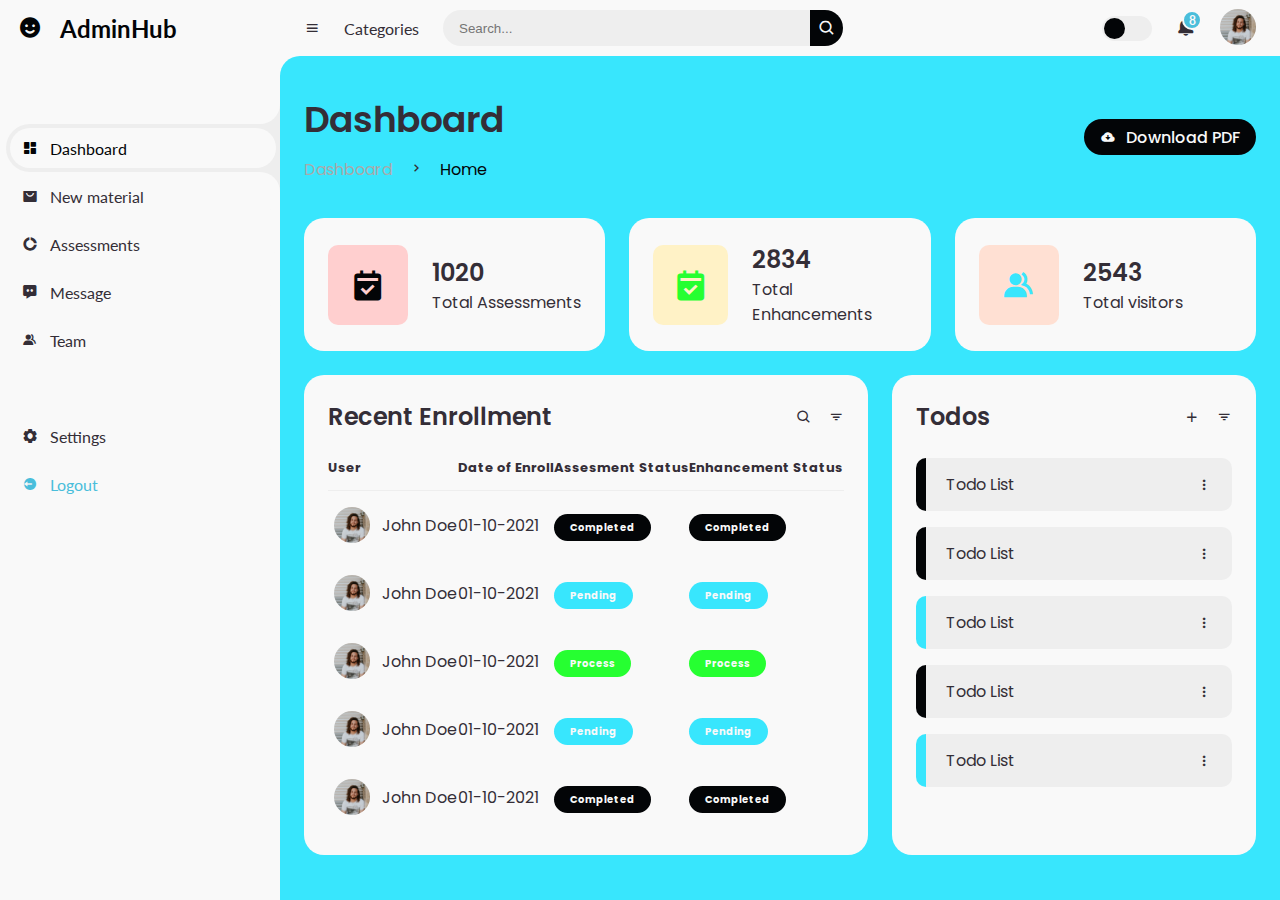
<file: index.html>
<!DOCTYPE html>
<html lang="en">
<head>
	<meta charset="UTF-8">
	<meta name="viewport" content="width=device-width, initial-scale=1.0">

	<!-- Boxicons -->
	<link href='https://unpkg.com/boxicons@2.0.9/css/boxicons.min.css' rel='stylesheet'>
	<!-- My CSS -->
	<link rel="stylesheet" href="style.css">

	<title>AdminHub</title>
</head>
<body>


	<!-- SIDEBAR -->
	<section id="sidebar">
		<a href="#" class="brand">
			<i class='bx bxs-smile'></i>
			<span class="text">AdminHub</span>
		</a>
		<ul class="side-menu top">
			<li class="active">
				<a href="#">
					<i class='bx bxs-dashboard' ></i>
					<span class="text">Dashboard</span>
				</a>
			</li>
			<li>
				<a href="#">
					<i class='bx bxs-shopping-bag-alt' ></i>
					<span class="text"></span>New material</span>
				</a>
			</li>
			<li>
				<a href="#">
					<i class='bx bxs-doughnut-chart' ></i>
					<span class="text">Assessments</span>
				</a>
			</li>
			<li>
				<a href="#">
					<i class='bx bxs-message-dots' ></i>
					<span class="text">Message</span>
				</a>
			</li>
			<li>
				<a href="#">
					<i class='bx bxs-group' ></i>
					<span class="text">Team</span>
				</a>
			</li>
		</ul>
		<ul class="side-menu">
			<li>
				<a href="#">
					<i class='bx bxs-cog' ></i>
					<span class="text">Settings</span>
				</a>
			</li>
			<li>
				<a href="#" class="logout">
					<i class='bx bxs-log-out-circle' ></i>
					<span class="text">Logout</span>
				</a>
			</li>
		</ul>
	</section>
	<!-- SIDEBAR -->



	<!-- CONTENT -->
	<section id="content">
		<!-- NAVBAR -->
		<nav>
			<i class='bx bx-menu' ></i>
			<a href="#" class="nav-link">Categories</a>
			<form action="#">
				<div class="form-input">
					<input type="search" placeholder="Search...">
					<button type="submit" class="search-btn"><i class='bx bx-search' ></i></button>
				</div>
			</form>
			<input type="checkbox" id="switch-mode" hidden>
			<label for="switch-mode" class="switch-mode"></label>
			<a href="#" class="notification">
				<i class='bx bxs-bell' ></i>
				<span class="num">8</span>
			</a>
			<a href="#" class="profile">
				<img src="people.png">
			</a>
		</nav>
		<!-- NAVBAR -->

		<!-- MAIN -->
		<main>
			<div class="head-title">
				<div class="left">
					<h1>Dashboard</h1>
					<ul class="breadcrumb">
						<li>
							<a href="#">Dashboard</a>
						</li>
						<li><i class='bx bx-chevron-right' ></i></li>
						<li>
							<a class="active" href="#">Home</a>
						</li>
					</ul>
				</div>
				<a href="#" class="btn-download">
					<i class='bx bxs-cloud-download' ></i>
					<span class="text">Download PDF</span>
				</a>
			</div>

			<ul class="box-info">
				<li>
					<i class='bx bxs-calendar-check' ></i>
					<span class="text">
						<h3>1020</h3>
						<p>Total Assessments</p>
					</span>
				</li>
				<li>
					<i class='bx bxs-calendar-check' ></i>
					<span class="text">
						<h3>2834</h3>
						<p>Total Enhancements</p>
					</span>
				</li>
				<li>
					<i class='bx bxs-group' ></i>
					<span class="text">
						<h3>2543</h3>
						<p>Total visitors</p>
					</span>
				</li>
			</ul>


			<div class="table-data">
				<div class="order">
					<div class="head">
						<h3>Recent Enrollment</h3>
						<i class='bx bx-search' ></i>
						<i class='bx bx-filter' ></i>
					</div>
					<table>
						<thead>
							<tr>
								<th>User</th>
								<th>Date of Enroll</th>
								<th>Assesment Status</th>
								<th>Enhancement Status</th>
							</tr>
						</thead>
						<tbody>
							<tr>
								<td>
									<img src="people.png">
									<p>John Doe</p>
								</td>
								<td>01-10-2021</td>
								<td><span class="status completed">Completed</span></td>
								<td><span class="status completed">Completed</span></td>
							</tr>
							<tr>
								<td>
									<img src="people.png">
									<p>John Doe</p>
								</td>
								<td>01-10-2021</td>
								<td><span class="status pending">Pending</span></td>
								<td><span class="status pending">Pending</span></td>
							</tr>
							<tr>
								<td>
									<img src="people.png">
									<p>John Doe</p>
								</td>
								<td>01-10-2021</td>
								<td><span class="status process">Process</span></td>
								<td><span class="status process">Process</span></td>
							</tr>
							<tr>
								<td>
									<img src="people.png">
									<p>John Doe</p>
								</td>
								<td>01-10-2021</td>
								<td><span class="status pending">Pending</span></td>
								<td><span class="status pending">Pending</span></td>
							</tr>
							<tr>
								<td>
									<img src="people.png">
									<p>John Doe</p>
								</td>
								<td>01-10-2021</td>
								<td><span class="status completed">Completed</span></td>
								<td><span class="status completed">Completed</span></td>
								

							</tr>
						</tbody>
					</table>
				</div>
				<div class="todo">
					<div class="head">
						<h3>Todos</h3>
						<i class='bx bx-plus' ></i>
						<i class='bx bx-filter' ></i>
					</div>
					<ul class="todo-list">
						<li class="completed">
							<p>Todo List</p>
							<i class='bx bx-dots-vertical-rounded' ></i>
						</li>
						<li class="completed">
							<p>Todo List</p>
							<i class='bx bx-dots-vertical-rounded' ></i>
						</li>
						<li class="not-completed">
							<p>Todo List</p>
							<i class='bx bx-dots-vertical-rounded' ></i>
						</li>
						<li class="completed">
							<p>Todo List</p>
							<i class='bx bx-dots-vertical-rounded' ></i>
						</li>
						<li class="not-completed">
							<p>Todo List</p>
							<i class='bx bx-dots-vertical-rounded' ></i>
						</li>
					</ul>
				</div>
			</div>
		</main>
		<!-- MAIN -->
	</section>
	<!-- CONTENT -->
	

	<script src="script.js"></script>
</body>
</html>
</file>
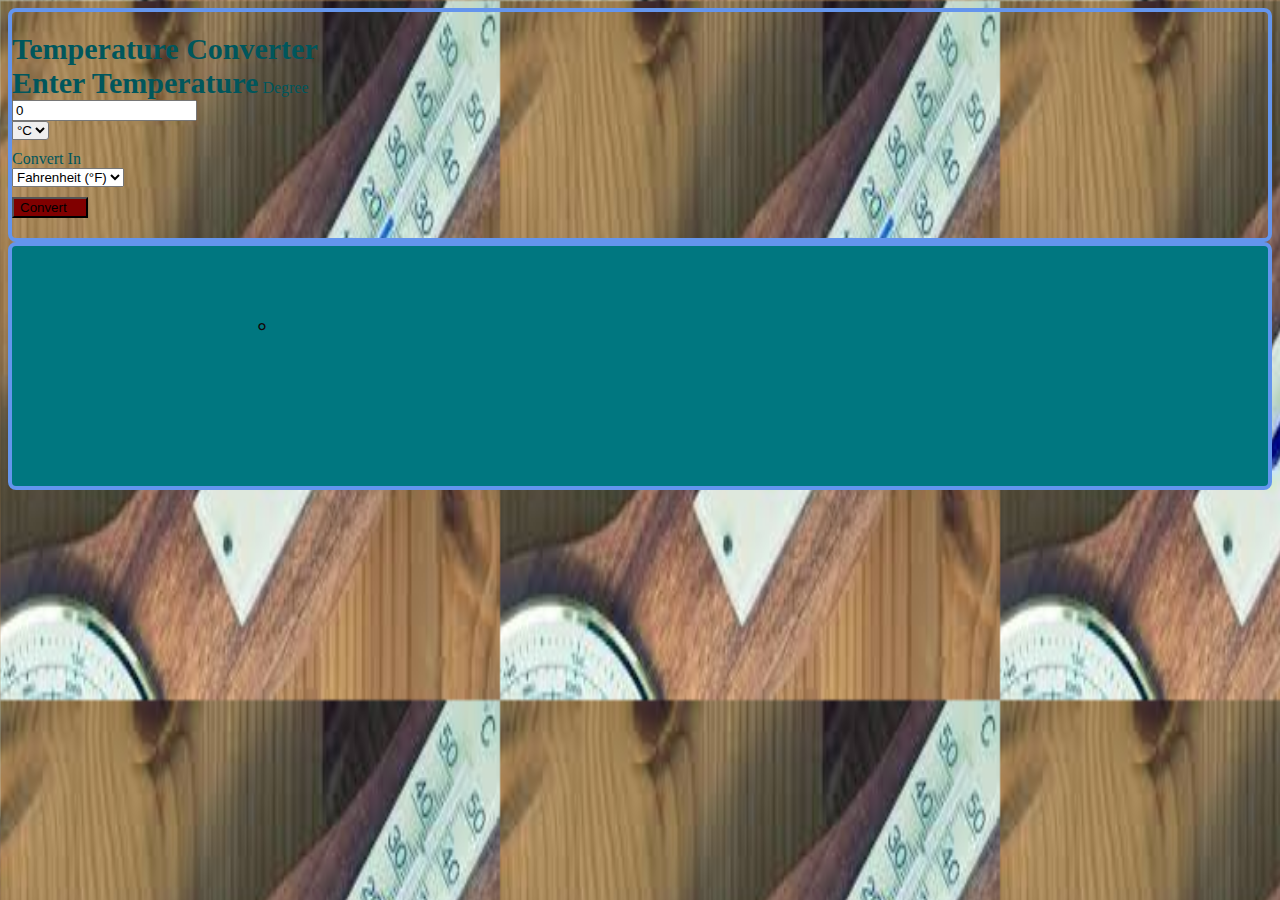
<file: tc/index.html>
<!DOCTYPE html>
<html lang="en">
  <head>
    <meta charset="UTF-8" />
    <meta http-equiv="X-UA-Compatible" content="IE=edge" />
    <meta name="viewport" content="width=device-width, initial-scale=1.0" />
    <title>Convert Temperature</title>
    <link rel="icon" type="image/png" href="./assets/icon.png" />
    <link
      rel="stylesheet"
      href="https://cdnjs.cloudflare.com/ajax/libs/font-awesome/4.7.0/css/font-awesome.min.css"
    />

    
    <link
      rel="stylesheet"
      href="https://cdn.jsdelivr.net/npm/bootstrap@4.6.0/dist/css/bootstrap.min.css"
      integrity="sha384-B0vP5xmATw1+K9KRQjQERJvTumQW0nPEzvF6L/Z6nronJ3oUOFUFpCjEUQouq2+l"
      crossorigin="anonymous"
    />

   
    <link rel="stylesheet" href="style.css" />
  </head>

  <body class="d-flex justify-content-center align-items-center min-vh-100">
    <div class="container">
      <div class="row">
        <div class="card-group col-12 col-md-10 offset-md-1 my-md-auto">
          <div class="card inputSection col-12 col-md-6">
            <div class="card-body">
              <form>
                <span class="card-title d-block"> Temperature Converter</span>
                <div class="row px-3">
                
                  <div class="col-12 col-md-11 px-4">
                    
                    <span class="card-title d-block">Enter Temperature</span>
                    <label for="degreeInput" class="py-sm-2">Degree</label>
                    <div class="input-group">
                      <input
                        type="number"
                        class="form-control"
                        id="inputDegree"
                        name="inputDegree"
                        placeholder="Enter Degree"
                        value="0"
                      />
                      <div class="input-group-append">
                        <select class="form-control" id="selectInputDegreeType">
                          <option value="C" selected>&deg;C</option>
                          <option value="F">&deg;F</option>
                          <option value="K">K</option>
                        </select>
                      </div>
                    </div>
                    <label for="selectConversionType" class="py-sm-2"
                      >Convert In</label
                    >
                    <div class="input-group d-inline-block">
                      <div class="input-group-append">
                        <select class="form-control" id="selectConversionType">
                          <option value="F" selected>
                            Fahrenheit (&deg;F)
                          </option>
                          <option value="C">Celcius (&deg;C)</option>
                          <option value="K">Kelvin (K)</option>
                        </select>
                      </div>
                    </div>
                    <button
                      type="submit"
                      class="convertBtn btn btn-lg col-12 col-md-6 offset-md-3 mt-4 rounded-pill d-flex justify-content-center align-items-center text-white"
                    >
                      Convert&emsp;
                    </button>
                  </div>
                </div>
              </form>
            </div>
          </div>
          <div class="card resultSection col-12 col-md-6">
            <div
              class="card-body d-flex justify-content-center align-items-center"
            >
              <div id="resultValueSection">
                <div id="convertedDegree"></div>
                <h3 id="degree">&deg;</h3>
                <h3 id="convertedUnit"></h3>
              </div>
            </div>
          </div>
        </div>
      </div>
    </div>

    <!-- -----------------------------JQuery Plugins------------------------------------------ -->
    <script
      src="https://code.jquery.com/jquery-3.5.1.slim.min.js"
      integrity="sha384-DfXdz2htPH0lsSSs5nCTpuj/zy4C+OGpamoFVy38MVBnE+IbbVYUew+OrCXaRkfj"
      crossorigin="anonymous"
    ></script>
    <script
      src="https://cdn.jsdelivr.net/npm/bootstrap@4.6.0/dist/js/bootstrap.bundle.min.js"
      integrity="sha384-Piv4xVNRyMGpqkS2by6br4gNJ7DXjqk09RmUpJ8jgGtD7zP9yug3goQfGII0yAns"
      crossorigin="anonymous"
    ></script>

    <!-- -------------------------------Custom JS Script---------------------------------------- -->
    <script src="script.js"></script>
  </body>
</html>
</file>
<file: style.css>
@import url('https://fonts.googleapis.com/css2?family=Lato:wght@400;700&family=Poppins:wght@400;500;600;700&display=swap');

* {
	margin: 0;
	padding: 0;
	box-sizing: border-box;
}

a {
	text-decoration: none;
}

li {
	list-style: none;
}

:root {
	--poppins: 'Poppins', sans-serif;
	--lato: 'Lato', sans-serif;

	--light: #f9f9f9;
	--blue: #030507;
	--light-blue: #ffcfcf;
	--grey: #eee;
	--dark-grey: #AAAAAA;
	--dark: #342E37;
	--red: #4abedb;
	--yellow: #26ff31;
	--light-yellow: #FFF2C6;
	--orange: #38e6fd;
	--light-orange: #FFE0D3;
}

html {
	overflow-x: hidden;
}

body.dark {
	--light: #0C0C1E;
	--grey: #060714;
	--dark: #FBFBFB;
}

body {
	background: var(--orange);
	overflow-x: hidden;
}





/* SIDEBAR */
#sidebar {
	position: fixed;
	top: 0;
	left: 0;
	width: 280px;
	height: 100%;
	background: var(--light);
	z-index: 2000;
	font-family: var(--lato);
	transition: .3s ease;
	overflow-x: hidden;
	scrollbar-width: none;
}
#sidebar::--webkit-scrollbar {
	display: none;
}
#sidebar.hide {
	width: 60px;
}
#sidebar .brand {
	font-size: 24px;
	font-weight: 700;
	height: 56px;
	display: flex;
	align-items: center;
	color: var(--blue);
	position: sticky;
	top: 0;
	left: 0;
	background: var(--light);
	z-index: 500;
	padding-bottom: 20px;
	box-sizing: content-box;
}
#sidebar .brand .bx {
	min-width: 60px;
	display: flex;
	justify-content: center;
}
#sidebar .side-menu {
	width: 100%;
	margin-top: 48px;
}
#sidebar .side-menu li {
	height: 48px;
	background: transparent;
	margin-left: 6px;
	border-radius: 48px 0 0 48px;
	padding: 4px;
}
#sidebar .side-menu li.active {
	background: var(--grey);
	position: relative;
}
#sidebar .side-menu li.active::before {
	content: '';
	position: absolute;
	width: 40px;
	height: 40px;
	border-radius: 50%;
	top: -40px;
	right: 0;
	box-shadow: 20px 20px 0 var(--grey);
	z-index: -1;
}
#sidebar .side-menu li.active::after {
	content: '';
	position: absolute;
	width: 40px;
	height: 40px;
	border-radius: 50%;
	bottom: -40px;
	right: 0;
	box-shadow: 20px -20px 0 var(--grey);
	z-index: -1;
}
#sidebar .side-menu li a {
	width: 100%;
	height: 100%;
	background: var(--light);
	display: flex;
	align-items: center;
	border-radius: 48px;
	font-size: 16px;
	color: var(--dark);
	white-space: nowrap;
	overflow-x: hidden;
}
#sidebar .side-menu.top li.active a {
	color: var(--blue);
}
#sidebar.hide .side-menu li a {
	width: calc(48px - (4px * 2));
	transition: width .3s ease;
}
#sidebar .side-menu li a.logout {
	color: var(--red);
}
#sidebar .side-menu.top li a:hover {
	color: var(--blue);
}
#sidebar .side-menu li a .bx {
	min-width: calc(60px  - ((4px + 6px) * 2));
	display: flex;
	justify-content: center;
}
/* SIDEBAR */





/* CONTENT */
#content {
	position: relative;
	width: calc(100% - 280px);
	left: 280px;
	transition: .3s ease;
}
#sidebar.hide ~ #content {
	width: calc(100% - 60px);
	left: 60px;
}




/* NAVBAR */
#content nav {
	height: 56px;
	background: var(--light);
	padding: 0 24px;
	display: flex;
	align-items: center;
	grid-gap: 24px;
	font-family: var(--lato);
	position: sticky;
	top: 0;
	left: 0;
	z-index: 1000;
}
#content nav::before {
	content: '';
	position: absolute;
	width: 40px;
	height: 40px;
	bottom: -40px;
	left: 0;
	border-radius: 50%;
	box-shadow: -20px -20px 0 var(--light);
}
#content nav a {
	color: var(--dark);
}
#content nav .bx.bx-menu {
	cursor: pointer;
	color: var(--dark);
}
#content nav .nav-link {
	font-size: 16px;
	transition: .3s ease;
}
#content nav .nav-link:hover {
	color: var(--blue);
}
#content nav form {
	max-width: 400px;
	width: 100%;
	margin-right: auto;
}
#content nav form .form-input {
	display: flex;
	align-items: center;
	height: 36px;
}
#content nav form .form-input input {
	flex-grow: 1;
	padding: 0 16px;
	height: 100%;
	border: none;
	background: var(--grey);
	border-radius: 36px 0 0 36px;
	outline: none;
	width: 100%;
	color: var(--dark);
}
#content nav form .form-input button {
	width: 36px;
	height: 100%;
	display: flex;
	justify-content: center;
	align-items: center;
	background: var(--blue);
	color: var(--light);
	font-size: 18px;
	border: none;
	outline: none;
	border-radius: 0 36px 36px 0;
	cursor: pointer;
}
#content nav .notification {
	font-size: 20px;
	position: relative;
}
#content nav .notification .num {
	position: absolute;
	top: -6px;
	right: -6px;
	width: 20px;
	height: 20px;
	border-radius: 50%;
	border: 2px solid var(--light);
	background: var(--red);
	color: var(--light);
	font-weight: 700;
	font-size: 12px;
	display: flex;
	justify-content: center;
	align-items: center;
}
#content nav .profile img {
	width: 36px;
	height: 36px;
	object-fit: cover;
	border-radius: 50%;
}
#content nav .switch-mode {
	display: block;
	min-width: 50px;
	height: 25px;
	border-radius: 25px;
	background: var(--grey);
	cursor: pointer;
	position: relative;
}
#content nav .switch-mode::before {
	content: '';
	position: absolute;
	top: 2px;
	left: 2px;
	bottom: 2px;
	width: calc(25px - 4px);
	background: var(--blue);
	border-radius: 50%;
	transition: all .3s ease;
}
#content nav #switch-mode:checked + .switch-mode::before {
	left: calc(100% - (25px - 4px) - 2px);
}
/* NAVBAR */





/* MAIN */
#content main {
	width: 100%;
	padding: 36px 24px;
	font-family: var(--poppins);
	max-height: calc(100vh - 56px);
	overflow-y: auto;
}
#content main .head-title {
	display: flex;
	align-items: center;
	justify-content: space-between;
	grid-gap: 16px;
	flex-wrap: wrap;
}
#content main .head-title .left h1 {
	font-size: 36px;
	font-weight: 600;
	margin-bottom: 10px;
	color: var(--dark);
}
#content main .head-title .left .breadcrumb {
	display: flex;
	align-items: center;
	grid-gap: 16px;
}
#content main .head-title .left .breadcrumb li {
	color: var(--dark);
}
#content main .head-title .left .breadcrumb li a {
	color: var(--dark-grey);
	pointer-events: none;
}
#content main .head-title .left .breadcrumb li a.active {
	color: var(--blue);
	pointer-events: unset;
}
#content main .head-title .btn-download {
	height: 36px;
	padding: 0 16px;
	border-radius: 36px;
	background: var(--blue);
	color: var(--light);
	display: flex;
	justify-content: center;
	align-items: center;
	grid-gap: 10px;
	font-weight: 500;
}




#content main .box-info {
	display: grid;
	grid-template-columns: repeat(auto-fit, minmax(240px, 1fr));
	grid-gap: 24px;
	margin-top: 36px;
}
#content main .box-info li {
	padding: 24px;
	background: var(--light);
	border-radius: 20px;
	display: flex;
	align-items: center;
	grid-gap: 24px;
}
#content main .box-info li .bx {
	width: 80px;
	height: 80px;
	border-radius: 10px;
	font-size: 36px;
	display: flex;
	justify-content: center;
	align-items: center;
}
#content main .box-info li:nth-child(1) .bx {
	background: var(--light-blue);
	color: var(--blue);
}
#content main .box-info li:nth-child(2) .bx {
	background: var(--light-yellow);
	color: var(--yellow);
}
#content main .box-info li:nth-child(3) .bx {
	background: var(--light-orange);
	color: var(--orange);
}
#content main .box-info li .text h3 {
	font-size: 24px;
	font-weight: 600;
	color: var(--dark);
}
#content main .box-info li .text p {
	color: var(--dark);	
}





#content main .table-data {
	display: flex;
	flex-wrap: wrap;
	grid-gap: 24px;
	margin-top: 24px;
	width: 100%;
	color: var(--dark);
}
#content main .table-data > div {
	border-radius: 20px;
	background: var(--light);
	padding: 24px;
	overflow-x: auto;
}
#content main .table-data .head {
	display: flex;
	align-items: center;
	grid-gap: 16px;
	margin-bottom: 24px;
}
#content main .table-data .head h3 {
	margin-right: auto;
	font-size: 24px;
	font-weight: 600;
}
#content main .table-data .head .bx {
	cursor: pointer;
}

#content main .table-data .order {
	flex-grow: 1;
	flex-basis: 500px;
}
#content main .table-data .order table {
	width: 100%;
	border-collapse: collapse;
}
#content main .table-data .order table th {
	padding-bottom: 12px;
	font-size: 13px;
	text-align: left;
	border-bottom: 1px solid var(--grey);
}
#content main .table-data .order table td {
	padding: 16px 0;
}
#content main .table-data .order table tr td:first-child {
	display: flex;
	align-items: center;
	grid-gap: 12px;
	padding-left: 6px;
}
#content main .table-data .order table td img {
	width: 36px;
	height: 36px;
	border-radius: 50%;
	object-fit: cover;
}
#content main .table-data .order table tbody tr:hover {
	background: var(--grey);
}
#content main .table-data .order table tr td .status {
	font-size: 10px;
	padding: 6px 16px;
	color: var(--light);
	border-radius: 20px;
	font-weight: 700;
}
#content main .table-data .order table tr td .status.completed {
	background: var(--blue);
}
#content main .table-data .order table tr td .status.process {
	background: var(--yellow);
}
#content main .table-data .order table tr td .status.pending {
	background: var(--orange);
}


#content main .table-data .todo {
	flex-grow: 1;
	flex-basis: 300px;
}
#content main .table-data .todo .todo-list {
	width: 100%;
}
#content main .table-data .todo .todo-list li {
	width: 100%;
	margin-bottom: 16px;
	background: var(--grey);
	border-radius: 10px;
	padding: 14px 20px;
	display: flex;
	justify-content: space-between;
	align-items: center;
}
#content main .table-data .todo .todo-list li .bx {
	cursor: pointer;
}
#content main .table-data .todo .todo-list li.completed {
	border-left: 10px solid var(--blue);
}
#content main .table-data .todo .todo-list li.not-completed {
	border-left: 10px solid var(--orange);
}
#content main .table-data .todo .todo-list li:last-child {
	margin-bottom: 0;
}
/* MAIN */
/* CONTENT */









@media screen and (max-width: 768px) {
	#sidebar {
		width: 200px;
	}

	#content {
		width: calc(100% - 60px);
		left: 200px;
	}

	#content nav .nav-link {
		display: none;
	}
}






@media screen and (max-width: 576px) {
	#content nav form .form-input input {
		display: none;
	}

	#content nav form .form-input button {
		width: auto;
		height: auto;
		background: transparent;
		border-radius: none;
		color: var(--dark);
	}

	#content nav form.show .form-input input {
		display: block;
		width: 100%;
	}
	#content nav form.show .form-input button {
		width: 36px;
		height: 100%;
		border-radius: 0 36px 36px 0;
		color: var(--light);
		background: var(--red);
	}

	#content nav form.show ~ .notification,
	#content nav form.show ~ .profile {
		display: none;
	}

	#content main .box-info {
		grid-template-columns: 1fr;
	}

	#content main .table-data .head {
		min-width: 420px;
	}
	#content main .table-data .order table {
		min-width: 420px;
	}
	#content main .table-data .todo .todo-list {
		min-width: 420px;
	}
}
</file>
<file: tc/style.css>
:root {
    --primary-color: #6495ED;
    --secondary-color: #00565C;
  }
  
  body {
    color: var(--secondary-color);
    background-image: url('temp.jpg');
    background-size: 500px 700px;
  }
  
  .card {
    padding: 20px 0px;
    border: 4px var(--primary-color) solid;
    border-radius: 8px;
  }
  
  /* Input Section */
  
  .card-title {
    font-size: 30px;
    padding: 20px 0px;
    font-weight: 600;
  }
  
  label {
    font-weight: 500;
  }
  
  select {
    margin-bottom: 10px;
  }
  
  #selectInputDegreeType {
    border-radius: 0px 3px 3px 0px;
  }
  
  
  .convertBtn {
    min-width: 10px;
    background-color: #800000;
  
  
  }
  
  .convertBtn:hover {
    transition: 0.5s;
    background-color: var(--secondary-color);
  }
  
  /* Result Section */
  
  #resultValueSection {
    display: flex;
    justify-content: center;
    align-items: center;
    max-width: 500px;
    height: 200px;
    word-wrap: normal;
    text-align: center;
    font-size-adjust: 0.58;
  
  }
  
  #convertedDegree {
    font-size: 65px;
    font-weight: 500;
    max-width: 500px;
  }
  
  #convertedUnit,
  #degree {
    padding-bottom: 70px;
  }
  
  .resultSection {
    background-color:#007780;
    color: rgb(19, 6, 6);
  }
  
  
  
  
  /* Mobile view  */
  @media only screen and (max-width: 500px) {
  
    body {
      display: relative;
      overflow: hidden;
    }
  
    .card-group {
      padding: 0;
    }
  
    .card {
      border: none;
      border-radius: 0;
      padding: 0;
    }
  
    .card-title {
      line-height: 40px;
    }
  
    .card-body {
      padding: 0;
    }
  
    .resultSection {
      position: fixed;
      top: 0;
      padding: 10px 0px;
      text-align: center;
    }
  
    .inputSection {
      margin-top: 60%;
    }
  
    #degree,
    #convertedUnit {
      padding-top: 50px;
    }
  
  }
</file>
